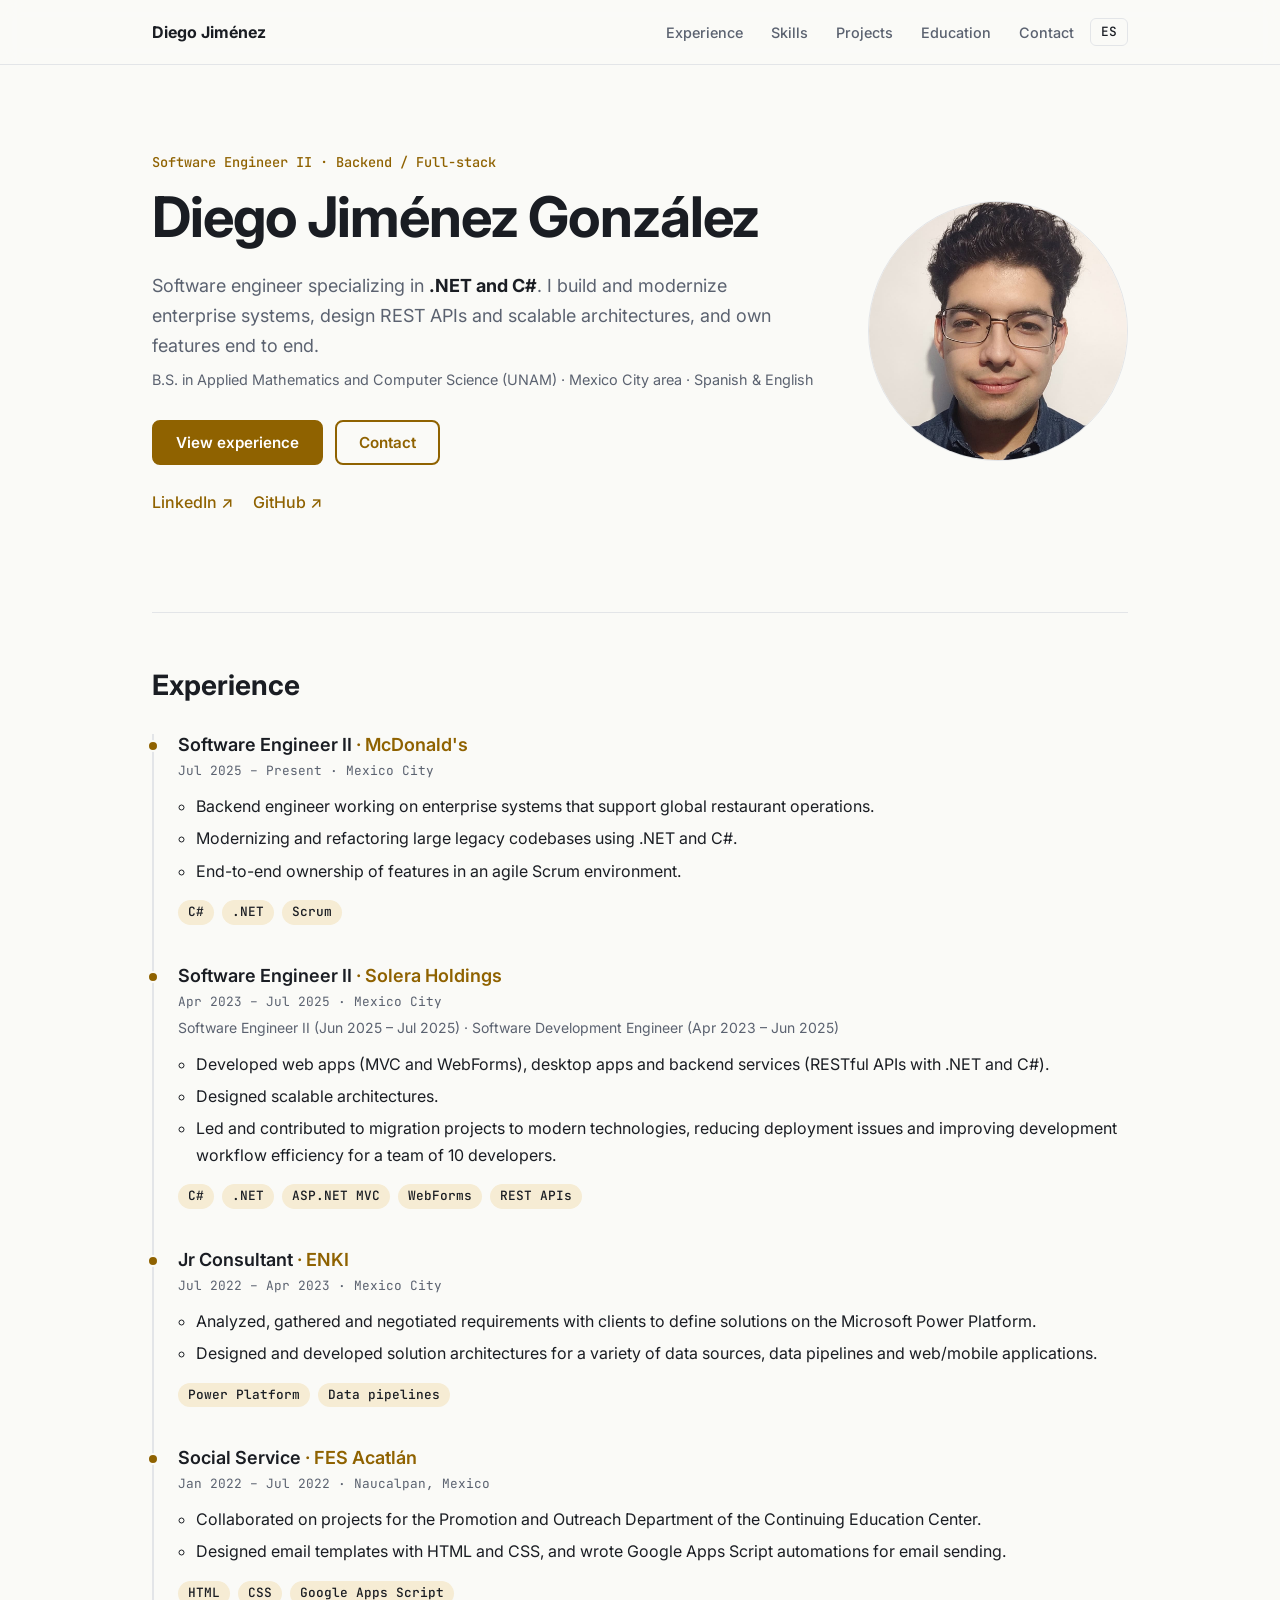
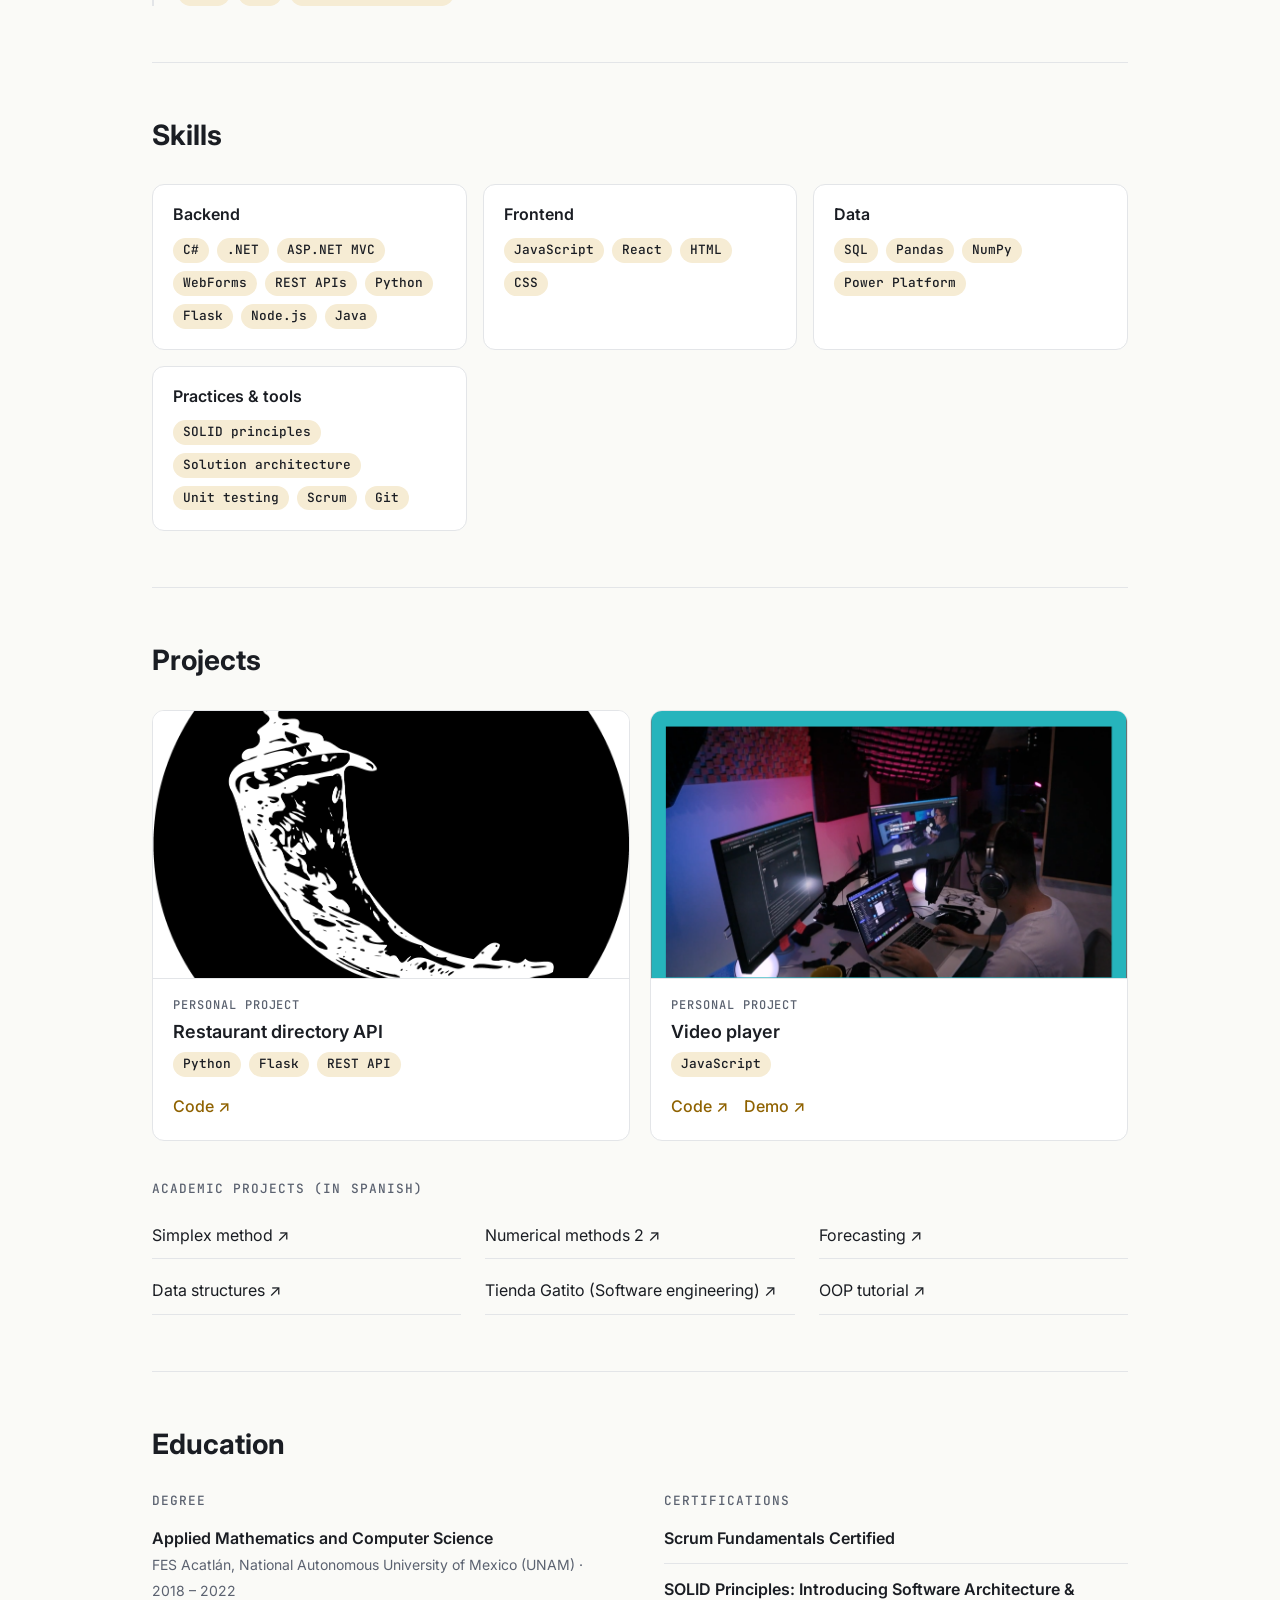
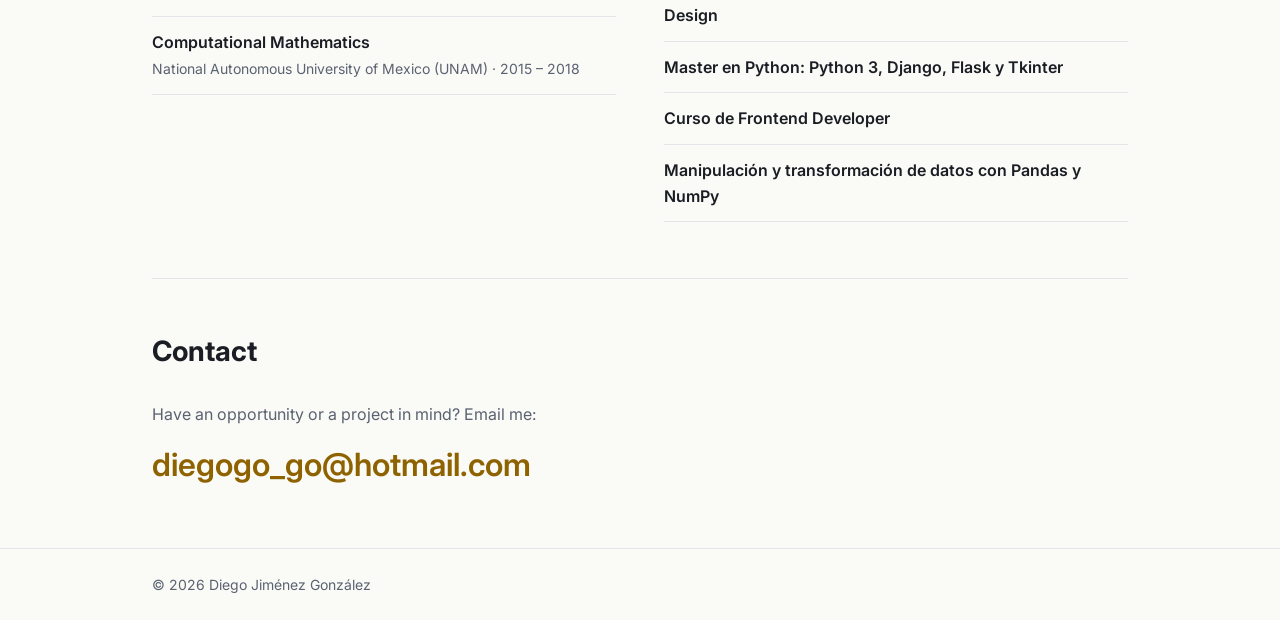
<file: index.html>
<!DOCTYPE html>
<html lang="en">
<head>
    <meta charset="UTF-8">
    <meta name="viewport" content="width=device-width, initial-scale=1.0">
    <title>Diego Jiménez González · .NET Software Engineer</title>
    <meta name="description" content="Diego Jiménez González, backend / full-stack Software Engineer specializing in .NET and C#. Experience in enterprise systems, legacy modernization and solution architecture.">
    <link rel="canonical" href="https://www.diegogojimenez.com/">
    <link rel="alternate" hreflang="en" href="https://www.diegogojimenez.com/">
    <link rel="alternate" hreflang="es" href="https://www.diegogojimenez.com/es/">
    <link rel="alternate" hreflang="x-default" href="https://www.diegogojimenez.com/">
    <meta property="og:type" content="profile">
    <meta property="og:locale" content="en_US">
    <meta property="og:locale:alternate" content="es_MX">
    <meta property="og:title" content="Diego Jiménez González · .NET Software Engineer">
    <meta property="og:description" content="Backend / full-stack engineer specializing in .NET and C#.">
    <meta property="og:url" content="https://www.diegogojimenez.com/">
    <meta property="og:image" content="https://www.diegogojimenez.com/img/diego_web_IMG.jpg">
    <meta name="twitter:card" content="summary">
    <meta name="color-scheme" content="light dark">
    <link rel="icon" href="/icons/favicon.svg">
    <link rel="preconnect" href="https://fonts.googleapis.com">
    <link rel="preconnect" href="https://fonts.gstatic.com" crossorigin>
    <link href="https://fonts.googleapis.com/css2?family=Inter:wght@400;500;600;700&family=JetBrains+Mono:wght@400;500&display=swap" rel="stylesheet">
    <link rel="stylesheet" href="/CSS/index.css">
    <script type="application/ld+json">
    {
        "@context": "https://schema.org",
        "@type": "Person",
        "name": "Diego Jiménez González",
        "jobTitle": "Software Engineer II",
        "description": "Backend / full-stack software engineer specializing in .NET and C#.",
        "url": "https://www.diegogojimenez.com/",
        "image": "https://www.diegogojimenez.com/img/diego_web_IMG.jpg",
        "email": "mailto:diegogo_go@hotmail.com",
        "address": { "@type": "PostalAddress", "addressLocality": "Naucalpan de Juárez", "addressCountry": "MX" },
        "alumniOf": { "@type": "CollegeOrUniversity", "name": "Universidad Nacional Autónoma de México" },
        "knowsAbout": ["C#", ".NET", "ASP.NET MVC", "REST APIs", "Software architecture", "SOLID principles", "Unit testing", "SQL"],
        "knowsLanguage": ["es", "en"],
        "sameAs": ["https://www.linkedin.com/in/gogo677/", "https://github.com/Gogo677"]
    }
    </script>
</head>
<body>
    <header class="header">
        <div class="wrapper header-content">
            <a class="brand" href="#home">Diego Jiménez</a>
            <nav class="menu" aria-label="Main navigation">
                <ul>
                    <li><a href="#experience">Experience</a></li>
                    <li><a href="#skills">Skills</a></li>
                    <li><a href="#projects">Projects</a></li>
                    <li><a href="#education">Education</a></li>
                    <li><a href="#contact">Contact</a></li>
                </ul>
            </nav>
            <a class="lang-switch" href="/es/" hreflang="es" lang="es" aria-label="Ver en español">ES</a>
        </div>
    </header>

    <main class="wrapper">
        <section class="hero" id="home" aria-label="Introduction">
            <div class="hero-description">
                <p class="eyebrow">Software Engineer II · Backend / Full-stack</p>
                <h1>Diego Jiménez González</h1>
                <p class="lead">
                    Software engineer specializing in <strong>.NET and C#</strong>. I build and modernize
                    enterprise systems, design REST APIs and scalable architectures, and own features
                    end to end.
                </p>
                <p class="hero-meta">B.S. in Applied Mathematics and Computer Science (UNAM) · Mexico City area · Spanish &amp; English</p>
                <div class="hero-actions">
                    <a class="button" href="#experience">View experience</a>
                    <a class="button is-secondary" href="#contact">Contact</a>
                </div>
                <ul class="social" aria-label="Profiles">
                    <li><a href="https://www.linkedin.com/in/gogo677/" target="_blank" rel="noopener">LinkedIn ↗</a></li>
                    <li><a href="https://github.com/Gogo677" target="_blank" rel="noopener">GitHub ↗</a></li>
                </ul>
            </div>
            <div class="hero-image">
                <img src="/img/diego_web_IMG.jpg" width="328" height="330" alt="Photo of Diego Jiménez González">
            </div>
        </section>

        <section class="section" id="experience" aria-labelledby="experience-title">
            <h2 class="section-title" id="experience-title">Experience</h2>
            <ol class="timeline">
                <li class="job">
                    <div class="job-header">
                        <h3>Software Engineer II <span class="job-company">· McDonald's</span></h3>
                        <p class="job-date">Jul 2025 – Present · Mexico City</p>
                    </div>
                    <ul class="job-points">
                        <li>Backend engineer working on enterprise systems that support global restaurant operations.</li>
                        <li>Modernizing and refactoring large legacy codebases using .NET and C#.</li>
                        <li>End-to-end ownership of features in an agile Scrum environment.</li>
                    </ul>
                    <ul class="tags"><li>C#</li><li>.NET</li><li>Scrum</li></ul>
                </li>
                <li class="job">
                    <div class="job-header">
                        <h3>Software Engineer II <span class="job-company">· Solera Holdings</span></h3>
                        <p class="job-date">Apr 2023 – Jul 2025 · Mexico City</p>
                    </div>
                    <p class="job-roles">Software Engineer II (Jun 2025 – Jul 2025) · Software Development Engineer (Apr 2023 – Jun 2025)</p>
                    <ul class="job-points">
                        <li>Developed web apps (MVC and WebForms), desktop apps and backend services (RESTful APIs with .NET and C#).</li>
                        <li>Designed scalable architectures.</li>
                        <li>Led and contributed to migration projects to modern technologies, reducing deployment issues and improving development workflow efficiency for a team of 10 developers.</li>
                    </ul>
                    <ul class="tags"><li>C#</li><li>.NET</li><li>ASP.NET MVC</li><li>WebForms</li><li>REST APIs</li></ul>
                </li>
                <li class="job">
                    <div class="job-header">
                        <h3>Jr Consultant <span class="job-company">· ENKI</span></h3>
                        <p class="job-date">Jul 2022 – Apr 2023 · Mexico City</p>
                    </div>
                    <ul class="job-points">
                        <li>Analyzed, gathered and negotiated requirements with clients to define solutions on the Microsoft Power Platform.</li>
                        <li>Designed and developed solution architectures for a variety of data sources, data pipelines and web/mobile applications.</li>
                    </ul>
                    <ul class="tags"><li>Power Platform</li><li>Data pipelines</li></ul>
                </li>
                <li class="job">
                    <div class="job-header">
                        <h3>Social Service <span class="job-company">· FES Acatlán</span></h3>
                        <p class="job-date">Jan 2022 – Jul 2022 · Naucalpan, Mexico</p>
                    </div>
                    <ul class="job-points">
                        <li>Collaborated on projects for the Promotion and Outreach Department of the Continuing Education Center.</li>
                        <li>Designed email templates with HTML and CSS, and wrote Google Apps Script automations for email sending.</li>
                    </ul>
                    <ul class="tags"><li>HTML</li><li>CSS</li><li>Google Apps Script</li></ul>
                </li>
            </ol>
        </section>

        <section class="section" id="skills" aria-labelledby="skills-title">
            <h2 class="section-title" id="skills-title">Skills</h2>
            <div class="skill-groups">
                <div class="skill-group">
                    <h3>Backend</h3>
                    <ul class="tags"><li>C#</li><li>.NET</li><li>ASP.NET MVC</li><li>WebForms</li><li>REST APIs</li><li>Python</li><li>Flask</li><li>Node.js</li><li>Java</li></ul>
                </div>
                <div class="skill-group">
                    <h3>Frontend</h3>
                    <ul class="tags"><li>JavaScript</li><li>React</li><li>HTML</li><li>CSS</li></ul>
                </div>
                <div class="skill-group">
                    <h3>Data</h3>
                    <ul class="tags"><li>SQL</li><li>Pandas</li><li>NumPy</li><li>Power Platform</li></ul>
                </div>
                <div class="skill-group">
                    <h3>Practices &amp; tools</h3>
                    <ul class="tags"><li>SOLID principles</li><li>Solution architecture</li><li>Unit testing</li><li>Scrum</li><li>Git</li></ul>
                </div>
            </div>
        </section>

        <section class="section" id="projects" aria-labelledby="projects-title">
            <h2 class="section-title" id="projects-title">Projects</h2>
            <div class="projects-grid">
                <article class="project-card">
                    <img src="/tech-icons/flask-png.png" alt="Flask logo" loading="lazy">
                    <div class="project-body">
                        <p class="project-type">Personal project</p>
                        <h3>Restaurant directory API</h3>
                        <ul class="tags"><li>Python</li><li>Flask</li><li>REST API</li></ul>
                        <div class="project-links">
                            <a href="https://github.com/Gogo677/apirest_restaurantdirectory" target="_blank" rel="noopener">Code ↗</a>
                        </div>
                    </div>
                </article>
                <article class="project-card">
                    <img src="/proj-images/Video-player.png" alt="Screenshot of the video player" loading="lazy">
                    <div class="project-body">
                        <p class="project-type">Personal project</p>
                        <h3>Video player</h3>
                        <ul class="tags"><li>JavaScript</li></ul>
                        <div class="project-links">
                            <a href="https://github.com/Gogo677/video-player" target="_blank" rel="noopener">Code ↗</a>
                            <a href="https://gogo677.github.io/video-player/" target="_blank" rel="noopener">Demo ↗</a>
                        </div>
                    </div>
                </article>
            </div>

            <h3 class="subsection-title">Academic projects <span lang="es">(in Spanish)</span></h3>
            <ul class="academic-list">
                <li><a href="https://github.com/Gogo677/metodosimplex" target="_blank" rel="noopener">Simplex method ↗</a></li>
                <li><a href="https://github.com/Gogo677/metodosnumericos2" target="_blank" rel="noopener">Numerical methods 2 ↗</a></li>
                <li><a href="https://github.com/Gogo677/proyectopronosticos" target="_blank" rel="noopener">Forecasting ↗</a></li>
                <li><a href="https://github.com/Gogo677/Proyecto-E.D" target="_blank" rel="noopener">Data structures ↗</a></li>
                <li><a href="https://github.com/Gogo677/Proyecto-Ingenier-a-del-software" target="_blank" rel="noopener">Tienda Gatito (Software engineering) ↗</a></li>
                <li><a href="https://github.com/Gogo677/Proyecto-POO" target="_blank" rel="noopener">OOP tutorial ↗</a></li>
            </ul>
        </section>

        <section class="section" id="education" aria-labelledby="education-title">
            <h2 class="section-title" id="education-title">Education</h2>
            <div class="education-grid">
                <div>
                    <h3 class="subsection-title">Degree</h3>
                    <ul class="education-list">
                        <li>
                            <strong>Applied Mathematics and Computer Science</strong>
                            <span>FES Acatlán, National Autonomous University of Mexico (UNAM) · 2018 – 2022</span>
                        </li>
                        <li>
                            <strong>Computational Mathematics</strong>
                            <span>National Autonomous University of Mexico (UNAM) · 2015 – 2018</span>
                        </li>
                    </ul>
                </div>
                <div>
                    <h3 class="subsection-title">Certifications</h3>
                    <ul class="education-list">
                        <li><strong>Scrum Fundamentals Certified</strong></li>
                        <li><strong>SOLID Principles: Introducing Software Architecture &amp; Design</strong></li>
                        <li><strong lang="es">Master en Python: Python 3, Django, Flask y Tkinter</strong></li>
                        <li><strong lang="es">Curso de Frontend Developer</strong></li>
                        <li><strong lang="es">Manipulación y transformación de datos con Pandas y NumPy</strong></li>
                    </ul>
                </div>
            </div>
        </section>

        <section class="section contact" id="contact" aria-labelledby="contact-title">
            <h2 class="section-title" id="contact-title">Contact</h2>
            <p>Have an opportunity or a project in mind? Email me:</p>
            <a class="contact-email" href="mailto:diegogo_go@hotmail.com">diegogo_go@hotmail.com</a>
        </section>
    </main>

    <footer class="footer">
        <div class="wrapper">
            <p>© 2026 Diego Jiménez González</p>
        </div>
    </footer>
</body>
</html>
</file>
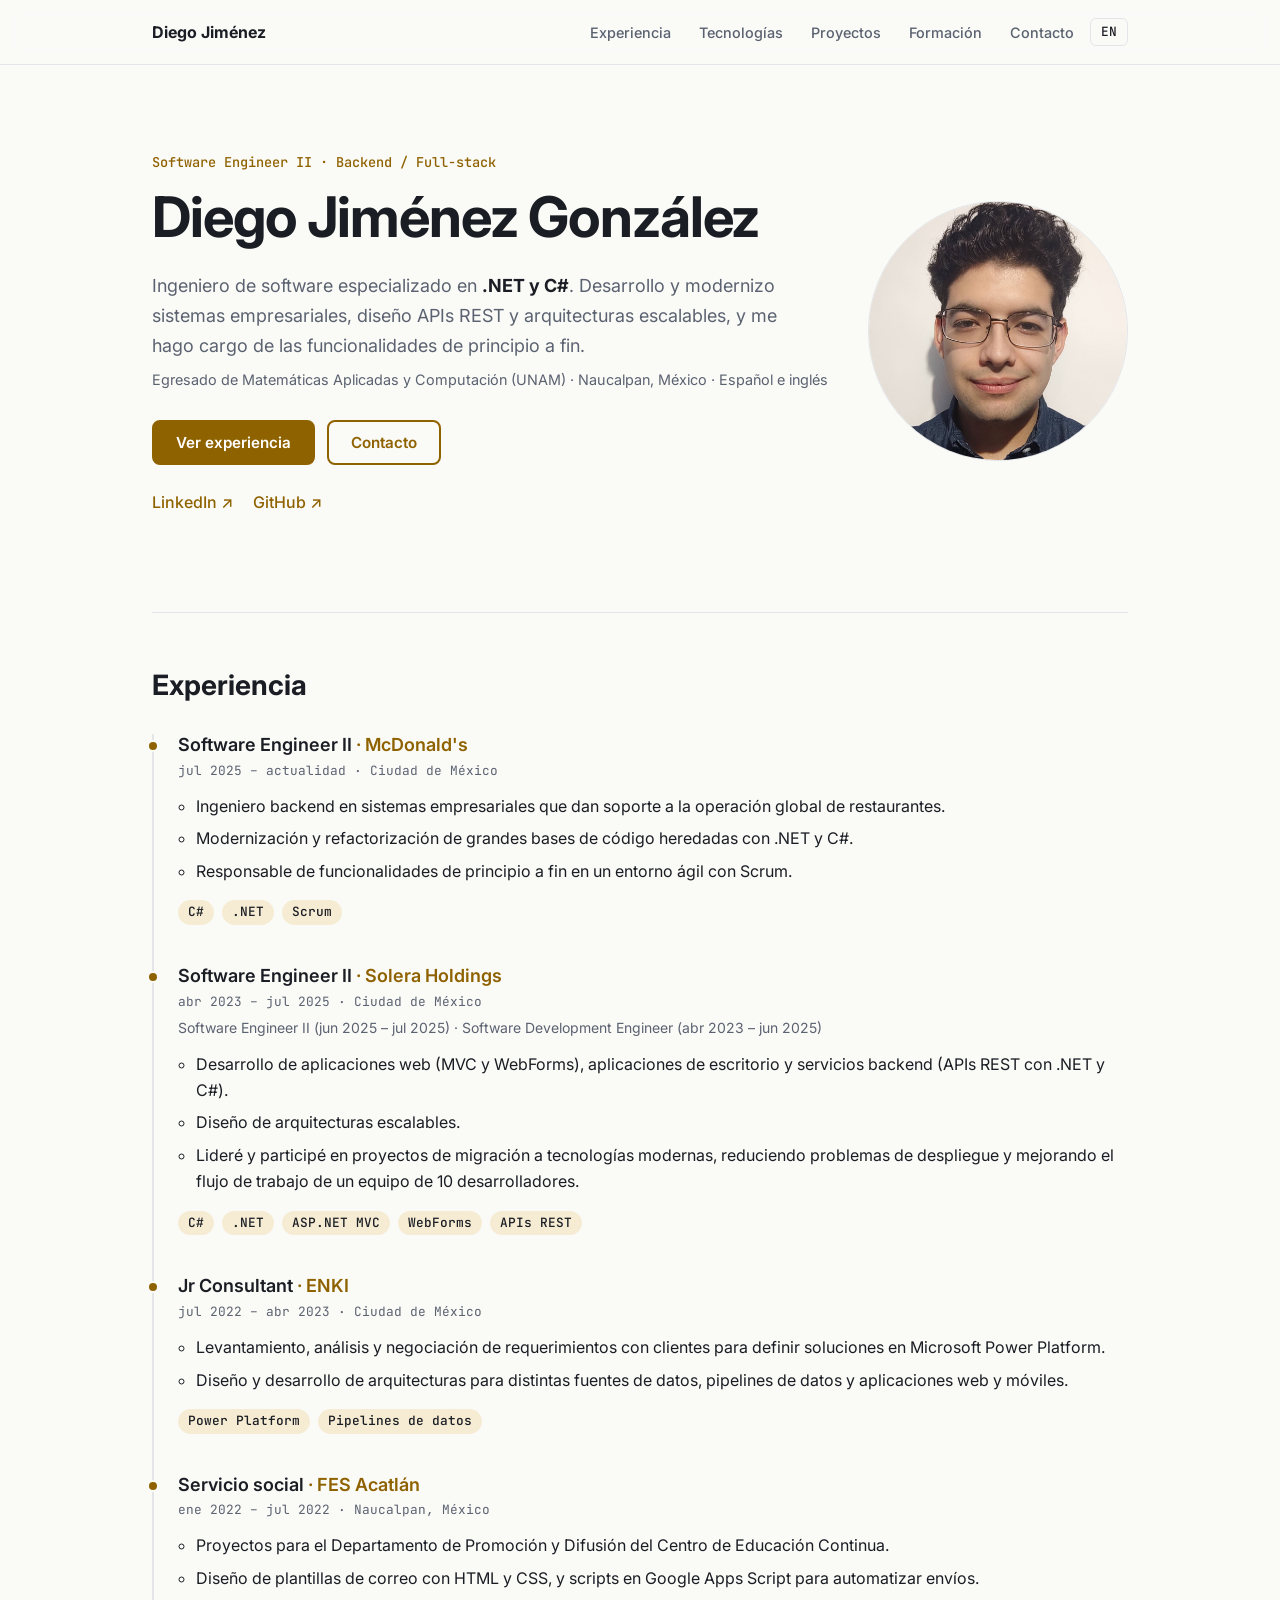
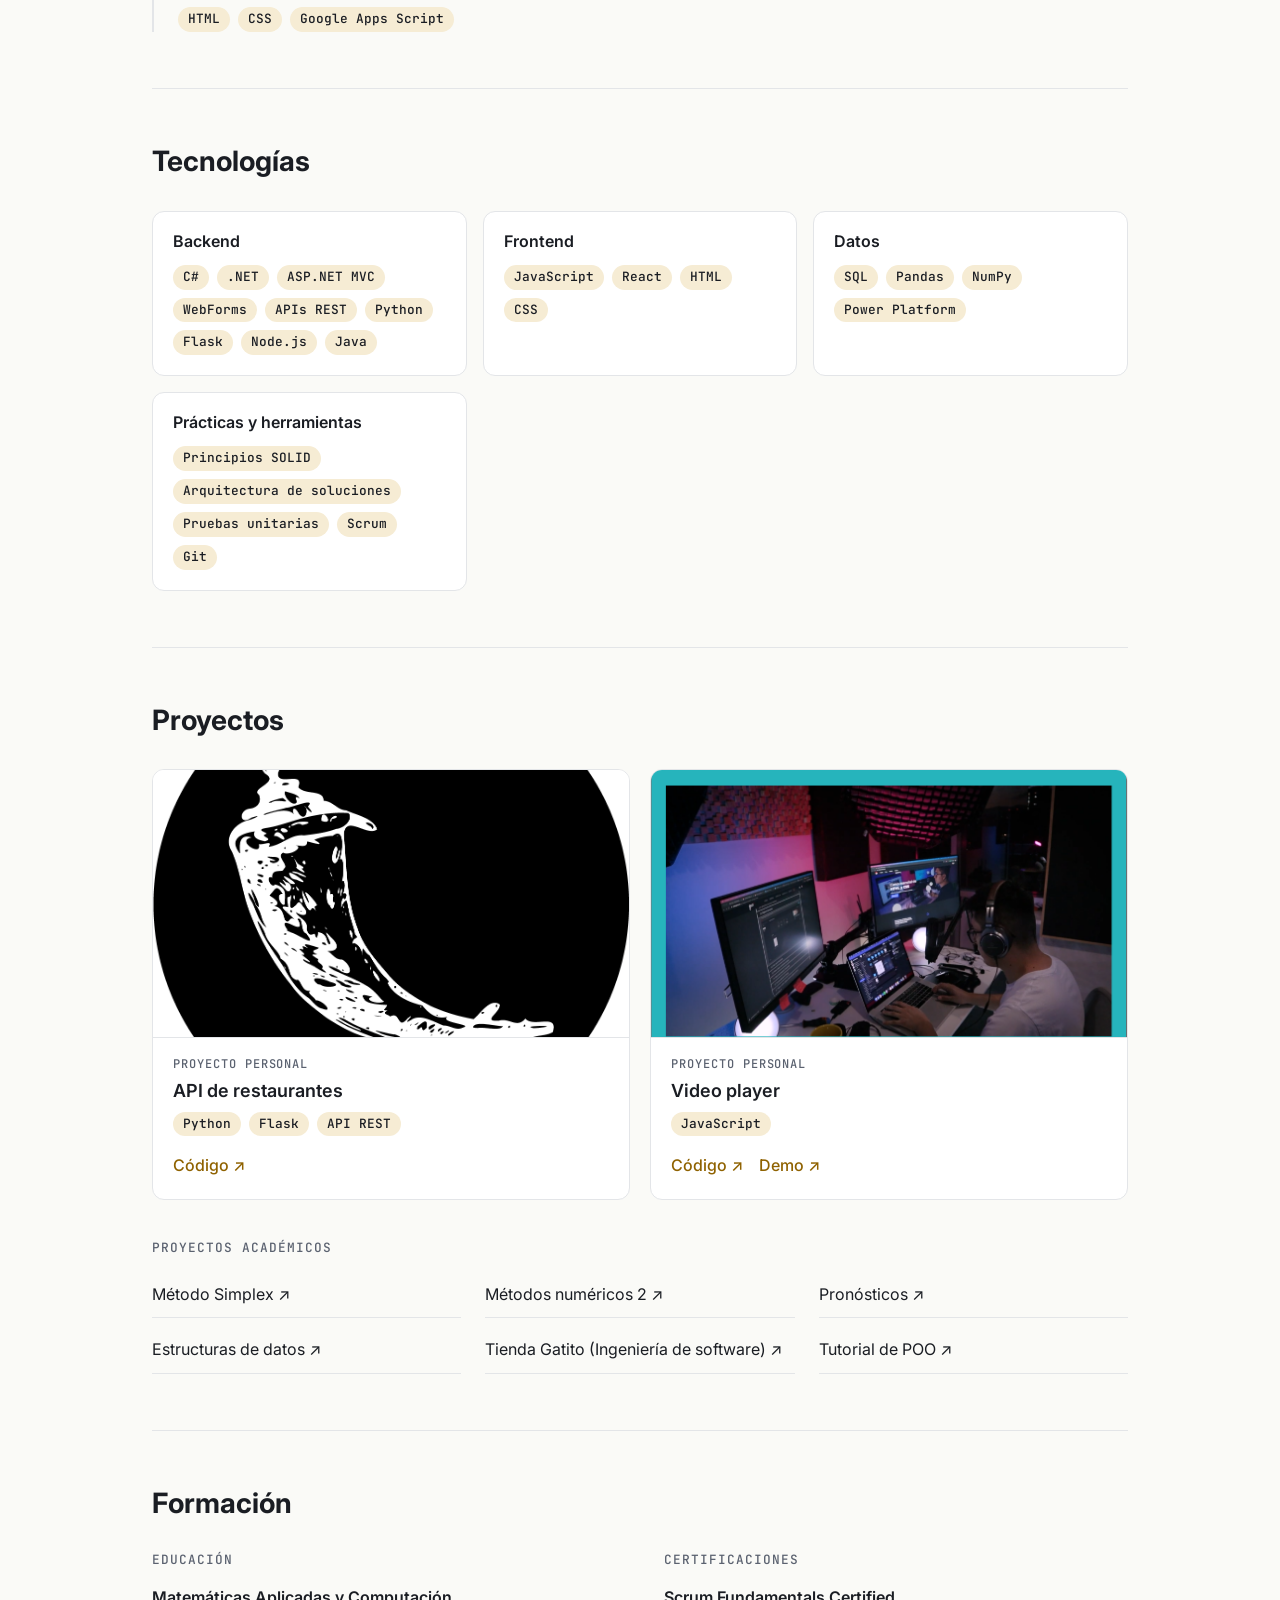
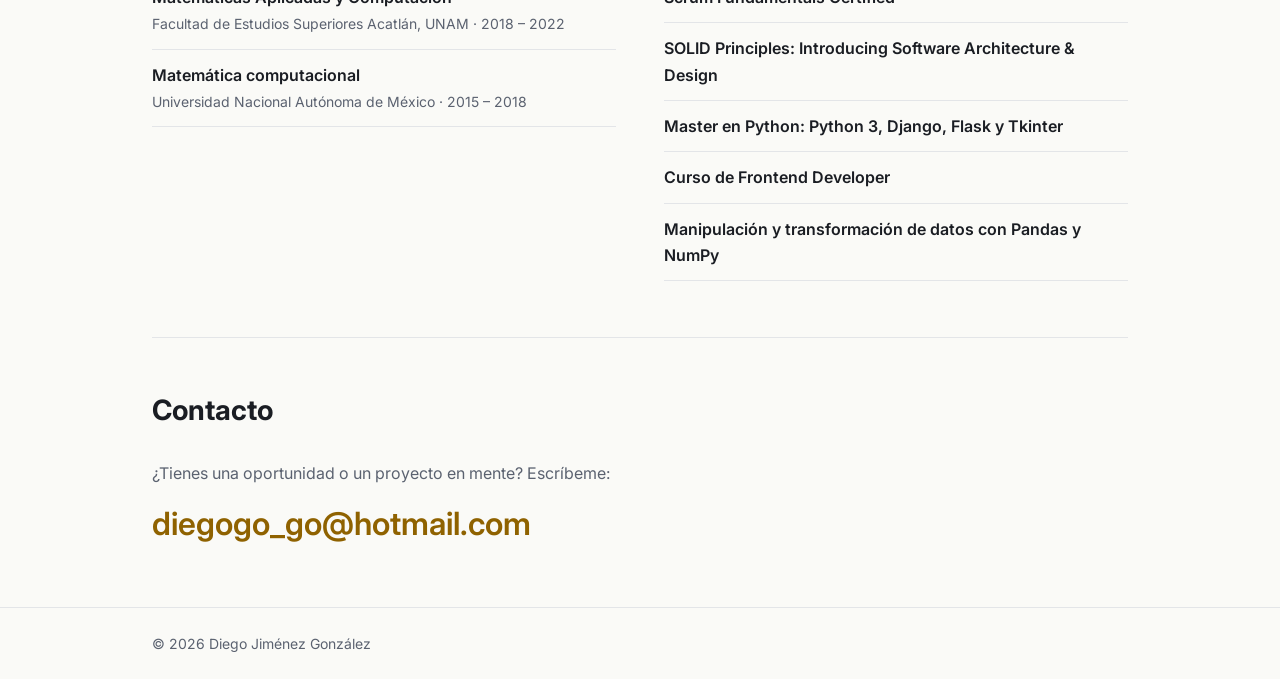
<file: es/index.html>
<!DOCTYPE html>
<html lang="es">
<head>
    <meta charset="UTF-8">
    <meta name="viewport" content="width=device-width, initial-scale=1.0">
    <title>Diego Jiménez González · Ingeniero de software .NET</title>
    <meta name="description" content="Diego Jiménez González, Software Engineer backend / full-stack especializado en .NET y C#. Experiencia en sistemas empresariales, migraciones y arquitectura de soluciones.">
    <link rel="canonical" href="https://www.diegogojimenez.com/es/">
    <link rel="alternate" hreflang="en" href="https://www.diegogojimenez.com/">
    <link rel="alternate" hreflang="es" href="https://www.diegogojimenez.com/es/">
    <link rel="alternate" hreflang="x-default" href="https://www.diegogojimenez.com/">
    <meta property="og:type" content="profile">
    <meta property="og:locale" content="es_MX">
    <meta property="og:locale:alternate" content="en_US">
    <meta property="og:title" content="Diego Jiménez González · Ingeniero de software .NET">
    <meta property="og:description" content="Backend / full-stack engineer especializado en .NET y C#.">
    <meta property="og:url" content="https://www.diegogojimenez.com/es/">
    <meta property="og:image" content="https://www.diegogojimenez.com/img/diego_web_IMG.jpg">
    <meta name="twitter:card" content="summary">
    <meta name="color-scheme" content="light dark">
    <link rel="icon" href="/icons/favicon.svg">
    <link rel="preconnect" href="https://fonts.googleapis.com">
    <link rel="preconnect" href="https://fonts.gstatic.com" crossorigin>
    <link href="https://fonts.googleapis.com/css2?family=Inter:wght@400;500;600;700&family=JetBrains+Mono:wght@400;500&display=swap" rel="stylesheet">
    <link rel="stylesheet" href="/CSS/index.css">
    <script type="application/ld+json">
    {
        "@context": "https://schema.org",
        "@type": "Person",
        "name": "Diego Jiménez González",
        "jobTitle": "Software Engineer II",
        "description": "Ingeniero de software backend / full-stack especializado en .NET y C#.",
        "url": "https://www.diegogojimenez.com/es/",
        "image": "https://www.diegogojimenez.com/img/diego_web_IMG.jpg",
        "email": "mailto:diegogo_go@hotmail.com",
        "address": { "@type": "PostalAddress", "addressLocality": "Naucalpan de Juárez", "addressCountry": "MX" },
        "alumniOf": { "@type": "CollegeOrUniversity", "name": "Universidad Nacional Autónoma de México" },
        "knowsAbout": ["C#", ".NET", "ASP.NET MVC", "REST APIs", "Software architecture", "SOLID principles", "Unit testing", "SQL"],
        "knowsLanguage": ["es", "en"],
        "sameAs": ["https://www.linkedin.com/in/gogo677/", "https://github.com/Gogo677"]
    }
    </script>
</head>
<body>
    <header class="header">
        <div class="wrapper header-content">
            <a class="brand" href="#inicio">Diego Jiménez</a>
            <nav class="menu" aria-label="Navegación principal">
                <ul>
                    <li><a href="#experiencia">Experiencia</a></li>
                    <li><a href="#tecnologias">Tecnologías</a></li>
                    <li><a href="#proyectos">Proyectos</a></li>
                    <li><a href="#formacion">Formación</a></li>
                    <li><a href="#contacto">Contacto</a></li>
                </ul>
            </nav>
            <a class="lang-switch" href="/" hreflang="en" lang="en" aria-label="Switch to English">EN</a>
        </div>
    </header>

    <main class="wrapper">
        <section class="hero" id="inicio" aria-label="Presentación">
            <div class="hero-description">
                <p class="eyebrow">Software Engineer II · Backend / Full-stack</p>
                <h1>Diego Jiménez González</h1>
                <p class="lead">
                    Ingeniero de software especializado en <strong>.NET y C#</strong>. Desarrollo y modernizo
                    sistemas empresariales, diseño APIs REST y arquitecturas escalables, y me hago cargo de las
                    funcionalidades de principio a fin.
                </p>
                <p class="hero-meta">Egresado de Matemáticas Aplicadas y Computación (UNAM) · Naucalpan, México · Español e inglés</p>
                <div class="hero-actions">
                    <a class="button" href="#experiencia">Ver experiencia</a>
                    <a class="button is-secondary" href="#contacto">Contacto</a>
                </div>
                <ul class="social" aria-label="Redes">
                    <li><a href="https://www.linkedin.com/in/gogo677/" target="_blank" rel="noopener">LinkedIn ↗</a></li>
                    <li><a href="https://github.com/Gogo677" target="_blank" rel="noopener">GitHub ↗</a></li>
                </ul>
            </div>
            <div class="hero-image">
                <img src="/img/diego_web_IMG.jpg" width="328" height="330" alt="Fotografía de Diego Jiménez González">
            </div>
        </section>

        <section class="section" id="experiencia" aria-labelledby="experiencia-title">
            <h2 class="section-title" id="experiencia-title">Experiencia</h2>
            <ol class="timeline">
                <li class="job">
                    <div class="job-header">
                        <h3>Software Engineer II <span class="job-company">· McDonald's</span></h3>
                        <p class="job-date">jul 2025 – actualidad · Ciudad de México</p>
                    </div>
                    <ul class="job-points">
                        <li>Ingeniero backend en sistemas empresariales que dan soporte a la operación global de restaurantes.</li>
                        <li>Modernización y refactorización de grandes bases de código heredadas con .NET y C#.</li>
                        <li>Responsable de funcionalidades de principio a fin en un entorno ágil con Scrum.</li>
                    </ul>
                    <ul class="tags"><li>C#</li><li>.NET</li><li>Scrum</li></ul>
                </li>
                <li class="job">
                    <div class="job-header">
                        <h3>Software Engineer II <span class="job-company">· Solera Holdings</span></h3>
                        <p class="job-date">abr 2023 – jul 2025 · Ciudad de México</p>
                    </div>
                    <p class="job-roles">Software Engineer II (jun 2025 – jul 2025) · Software Development Engineer (abr 2023 – jun 2025)</p>
                    <ul class="job-points">
                        <li>Desarrollo de aplicaciones web (MVC y WebForms), aplicaciones de escritorio y servicios backend (APIs REST con .NET y C#).</li>
                        <li>Diseño de arquitecturas escalables.</li>
                        <li>Lideré y participé en proyectos de migración a tecnologías modernas, reduciendo problemas de despliegue y mejorando el flujo de trabajo de un equipo de 10 desarrolladores.</li>
                    </ul>
                    <ul class="tags"><li>C#</li><li>.NET</li><li>ASP.NET MVC</li><li>WebForms</li><li>APIs REST</li></ul>
                </li>
                <li class="job">
                    <div class="job-header">
                        <h3>Jr Consultant <span class="job-company">· ENKI</span></h3>
                        <p class="job-date">jul 2022 – abr 2023 · Ciudad de México</p>
                    </div>
                    <ul class="job-points">
                        <li>Levantamiento, análisis y negociación de requerimientos con clientes para definir soluciones en Microsoft Power Platform.</li>
                        <li>Diseño y desarrollo de arquitecturas para distintas fuentes de datos, pipelines de datos y aplicaciones web y móviles.</li>
                    </ul>
                    <ul class="tags"><li>Power Platform</li><li>Pipelines de datos</li></ul>
                </li>
                <li class="job">
                    <div class="job-header">
                        <h3>Servicio social <span class="job-company">· FES Acatlán</span></h3>
                        <p class="job-date">ene 2022 – jul 2022 · Naucalpan, México</p>
                    </div>
                    <ul class="job-points">
                        <li>Proyectos para el Departamento de Promoción y Difusión del Centro de Educación Continua.</li>
                        <li>Diseño de plantillas de correo con HTML y CSS, y scripts en Google Apps Script para automatizar envíos.</li>
                    </ul>
                    <ul class="tags"><li>HTML</li><li>CSS</li><li>Google Apps Script</li></ul>
                </li>
            </ol>
        </section>

        <section class="section" id="tecnologias" aria-labelledby="tecnologias-title">
            <h2 class="section-title" id="tecnologias-title">Tecnologías</h2>
            <div class="skill-groups">
                <div class="skill-group">
                    <h3>Backend</h3>
                    <ul class="tags"><li>C#</li><li>.NET</li><li>ASP.NET MVC</li><li>WebForms</li><li>APIs REST</li><li>Python</li><li>Flask</li><li>Node.js</li><li>Java</li></ul>
                </div>
                <div class="skill-group">
                    <h3>Frontend</h3>
                    <ul class="tags"><li>JavaScript</li><li>React</li><li>HTML</li><li>CSS</li></ul>
                </div>
                <div class="skill-group">
                    <h3>Datos</h3>
                    <ul class="tags"><li>SQL</li><li>Pandas</li><li>NumPy</li><li>Power Platform</li></ul>
                </div>
                <div class="skill-group">
                    <h3>Prácticas y herramientas</h3>
                    <ul class="tags"><li>Principios SOLID</li><li>Arquitectura de soluciones</li><li>Pruebas unitarias</li><li>Scrum</li><li>Git</li></ul>
                </div>
            </div>
        </section>

        <section class="section" id="proyectos" aria-labelledby="proyectos-title">
            <h2 class="section-title" id="proyectos-title">Proyectos</h2>
            <div class="projects-grid">
                <article class="project-card">
                    <img src="/tech-icons/flask-png.png" alt="Logotipo de Flask" loading="lazy">
                    <div class="project-body">
                        <p class="project-type">Proyecto personal</p>
                        <h3>API de restaurantes</h3>
                        <ul class="tags"><li>Python</li><li>Flask</li><li>API REST</li></ul>
                        <div class="project-links">
                            <a href="https://github.com/Gogo677/apirest_restaurantdirectory" target="_blank" rel="noopener">Código ↗</a>
                        </div>
                    </div>
                </article>
                <article class="project-card">
                    <img src="/proj-images/Video-player.png" alt="Captura del reproductor de video" loading="lazy">
                    <div class="project-body">
                        <p class="project-type">Proyecto personal</p>
                        <h3>Video player</h3>
                        <ul class="tags"><li>JavaScript</li></ul>
                        <div class="project-links">
                            <a href="https://github.com/Gogo677/video-player" target="_blank" rel="noopener">Código ↗</a>
                            <a href="https://gogo677.github.io/video-player/" target="_blank" rel="noopener">Demo ↗</a>
                        </div>
                    </div>
                </article>
            </div>

            <h3 class="subsection-title">Proyectos académicos</h3>
            <ul class="academic-list">
                <li><a href="https://github.com/Gogo677/metodosimplex" target="_blank" rel="noopener">Método Simplex ↗</a></li>
                <li><a href="https://github.com/Gogo677/metodosnumericos2" target="_blank" rel="noopener">Métodos numéricos 2 ↗</a></li>
                <li><a href="https://github.com/Gogo677/proyectopronosticos" target="_blank" rel="noopener">Pronósticos ↗</a></li>
                <li><a href="https://github.com/Gogo677/Proyecto-E.D" target="_blank" rel="noopener">Estructuras de datos ↗</a></li>
                <li><a href="https://github.com/Gogo677/Proyecto-Ingenier-a-del-software" target="_blank" rel="noopener">Tienda Gatito (Ingeniería de software) ↗</a></li>
                <li><a href="https://github.com/Gogo677/Proyecto-POO" target="_blank" rel="noopener">Tutorial de POO ↗</a></li>
            </ul>
        </section>

        <section class="section" id="formacion" aria-labelledby="formacion-title">
            <h2 class="section-title" id="formacion-title">Formación</h2>
            <div class="education-grid">
                <div>
                    <h3 class="subsection-title">Educación</h3>
                    <ul class="education-list">
                        <li>
                            <strong>Matemáticas Aplicadas y Computación</strong>
                            <span>Facultad de Estudios Superiores Acatlán, UNAM · 2018 – 2022</span>
                        </li>
                        <li>
                            <strong>Matemática computacional</strong>
                            <span>Universidad Nacional Autónoma de México · 2015 – 2018</span>
                        </li>
                    </ul>
                </div>
                <div>
                    <h3 class="subsection-title">Certificaciones</h3>
                    <ul class="education-list">
                        <li><strong>Scrum Fundamentals Certified</strong></li>
                        <li><strong>SOLID Principles: Introducing Software Architecture &amp; Design</strong></li>
                        <li><strong>Master en Python: Python 3, Django, Flask y Tkinter</strong></li>
                        <li><strong>Curso de Frontend Developer</strong></li>
                        <li><strong>Manipulación y transformación de datos con Pandas y NumPy</strong></li>
                    </ul>
                </div>
            </div>
        </section>

        <section class="section contact" id="contacto" aria-labelledby="contacto-title">
            <h2 class="section-title" id="contacto-title">Contacto</h2>
            <p>¿Tienes una oportunidad o un proyecto en mente? Escríbeme:</p>
            <a class="contact-email" href="mailto:diegogo_go@hotmail.com">diegogo_go@hotmail.com</a>
        </section>
    </main>

    <footer class="footer">
        <div class="wrapper">
            <p>© 2026 Diego Jiménez González</p>
        </div>
    </footer>
</body>
</html>
</file>
<file: CSS/index.css>
@import "./wraper.css";
@import "./button.css";
@import "./header.css";
@import "./menu.css";
@import "./hero.css";
@import "./experience.css";
@import "./tech.css";
@import "./projects.css";
@import "./education.css";
@import "./contact.css";

:root {
    --font-sans: 'Inter', system-ui, -apple-system, 'Segoe UI', sans-serif;
    --font-mono: 'JetBrains Mono', ui-monospace, Consolas, monospace;

    --bg: #fafaf7;
    --surface: #ffffff;
    --text: #1a1d23;
    --muted: #5b6270;
    --border: #e3e5e8;
    --accent: #8f6200;
    --accent-hover: #6f4c00;
    --accent-soft: #f6ecd4;
    --on-accent: #ffffff;
}

@media (prefers-color-scheme: dark) {
    :root {
        --bg: #0b1220;
        --surface: #111a2e;
        --text: #e6e8ec;
        --muted: #9aa3b2;
        --border: #1f2a40;
        --accent: #e6be5e;
        --accent-hover: #f0cf80;
        --accent-soft: #2a2614;
        --on-accent: #0b1220;
    }
}

*, *::before, *::after {
    box-sizing: border-box;
}

html {
    scroll-behavior: smooth;
    scroll-padding-top: 80px;
}

body {
    margin: 0;
    background: var(--bg);
    color: var(--text);
    font: 400 16px/1.65 var(--font-sans);
    -webkit-font-smoothing: antialiased;
}

h1, h2, h3 {
    line-height: 1.2;
    margin: 0;
}

a {
    color: var(--accent);
    text-decoration: none;
}

a:hover {
    color: var(--accent-hover);
    text-decoration: underline;
}

:focus-visible {
    outline: 2px solid var(--accent);
    outline-offset: 3px;
    border-radius: 4px;
}

img {
    max-inline-size: 100%;
    block-size: auto;
}

.section {
    padding-block: 56px;
    border-top: 1px solid var(--border);
}

.section-title {
    font-size: 1.75rem;
    font-weight: 700;
    margin-bottom: 32px;
}

.subsection-title {
    font-family: var(--font-mono);
    font-size: 0.8rem;
    font-weight: 500;
    text-transform: uppercase;
    letter-spacing: 0.08em;
    color: var(--muted);
    margin: 40px 0 16px;
}

.tags {
    display: flex;
    flex-wrap: wrap;
    gap: 8px;
    list-style: none;
    padding: 0;
    margin: 0;
}

.tags li {
    font: 500 0.8rem/1 var(--font-mono);
    padding: 6px 10px;
    border-radius: 999px;
    background: var(--accent-soft);
    color: var(--text);
}

.footer {
    border-top: 1px solid var(--border);
    color: var(--muted);
    font-size: 0.875rem;
    padding-block: 24px;
}

.footer p {
    margin: 0;
}

@media (prefers-reduced-motion: reduce) {
    html {
        scroll-behavior: auto;
    }
}
</file>
